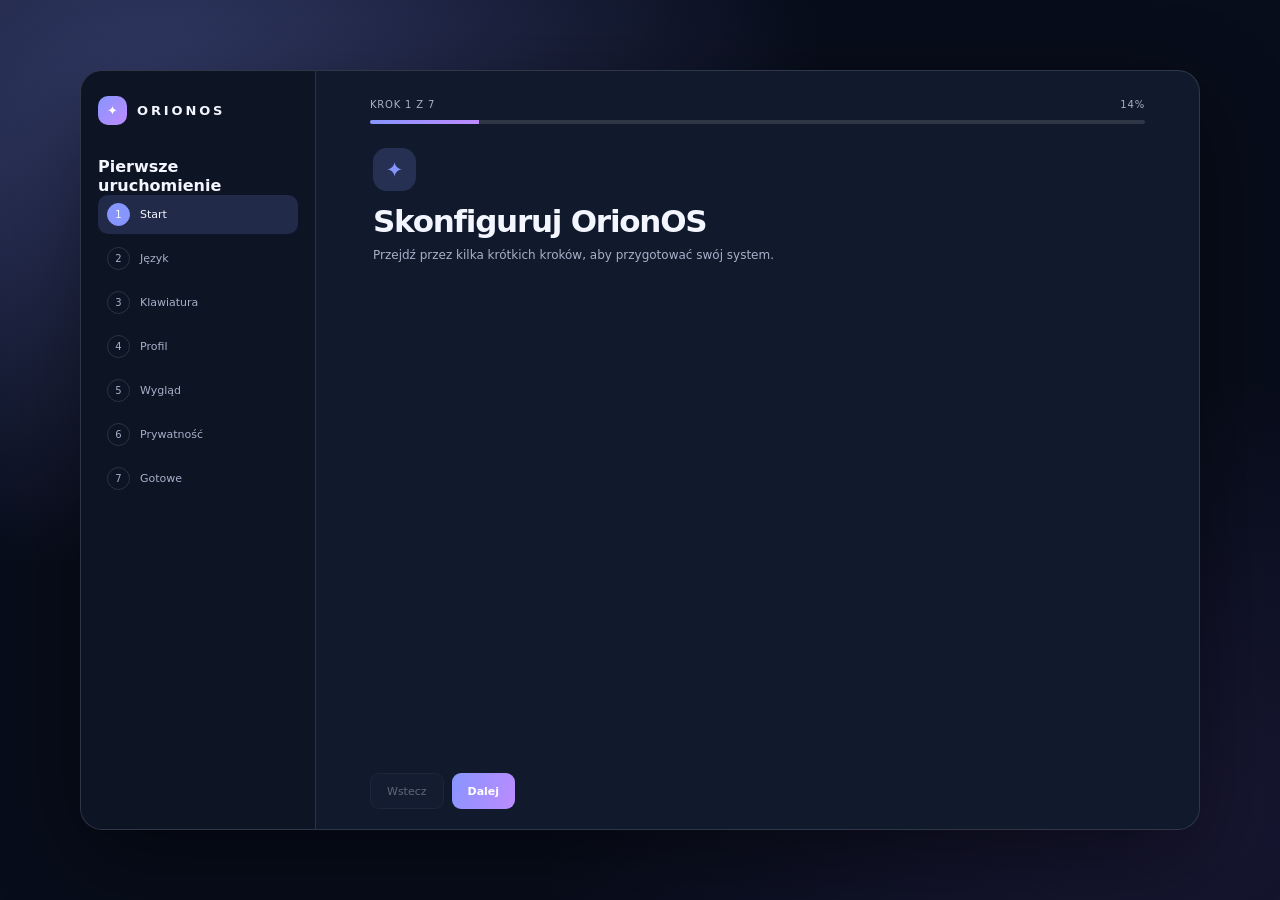
<file: index.html>
<!DOCTYPE html>
<html lang="pl">
<head>
<meta charset="UTF-8"><meta name="viewport" content="width=device-width,initial-scale=1"><meta name="theme-color" content="#080d1b"><title>OrionOS</title>
<style>
*{box-sizing:border-box}html,body{width:100%;height:100%;margin:0}body{display:grid;place-items:center;overflow:hidden;background:#080d1b;color:#f4f6ff;font-family:Inter,"Segoe UI",system-ui,sans-serif}.boot{text-align:center;padding:25px}.logo{font-size:clamp(38px,8vw,64px);font-weight:750;letter-spacing:.2em}.sub{margin-top:12px;color:#8e9ab4;font-size:11px;letter-spacing:.35em}.hello{margin-top:32px;color:#b4bfd5;font-size:14px}.version{position:fixed;bottom:22px;color:#68748d;font-size:10px}
</style>
<script>
const KEY="orionos.configuration.v1",INSTALL="orionos.installation.v1";
const params=new URLSearchParams(location.search);
if(params.get("format")==="1"){localStorage.removeItem(KEY);localStorage.removeItem(INSTALL);location.replace("configuration/");}
else{
 const config=localStorage.getItem(KEY);
 const installed=localStorage.getItem(INSTALL);
 if(!config) location.replace("configuration/");
 else {
  let done=false;try{done=!!JSON.parse(installed||"null")?.complete}catch(e){}
  if(!done) location.replace("install.html");
  else location.replace("desktop.html");
 }
}
</script></head>
<body><main class="boot"><h1 class="logo">ORIONOS</h1><p class="sub">OPERATING SYSTEM</p><p class="hello" id="hello"></p></main><footer class="version">Development Preview | v0.4</footer>
<script>
try{const c=JSON.parse(localStorage.getItem("orionos.configuration.v1")||"null");if(c){document.documentElement.lang=c.language||"pl";let themes={dark:"#080d1b",midnight:"#050a1a",light:"#e9edf7",ocean:"#061522",forest:"#071711",rose:"#1a0c18"};document.body.style.background=themes[c.appearance]||themes.dark;document.body.style.color=c.appearance==="light"?"#18213a":"#f4f6ff";document.getElementById("hello").textContent=(c.language==="en"?"Welcome, ":"Witaj, ")+(c.username||"");}}catch(e){localStorage.removeItem("orionos.configuration.v1");location.replace("configuration/");}
</script></body></html>
</file>
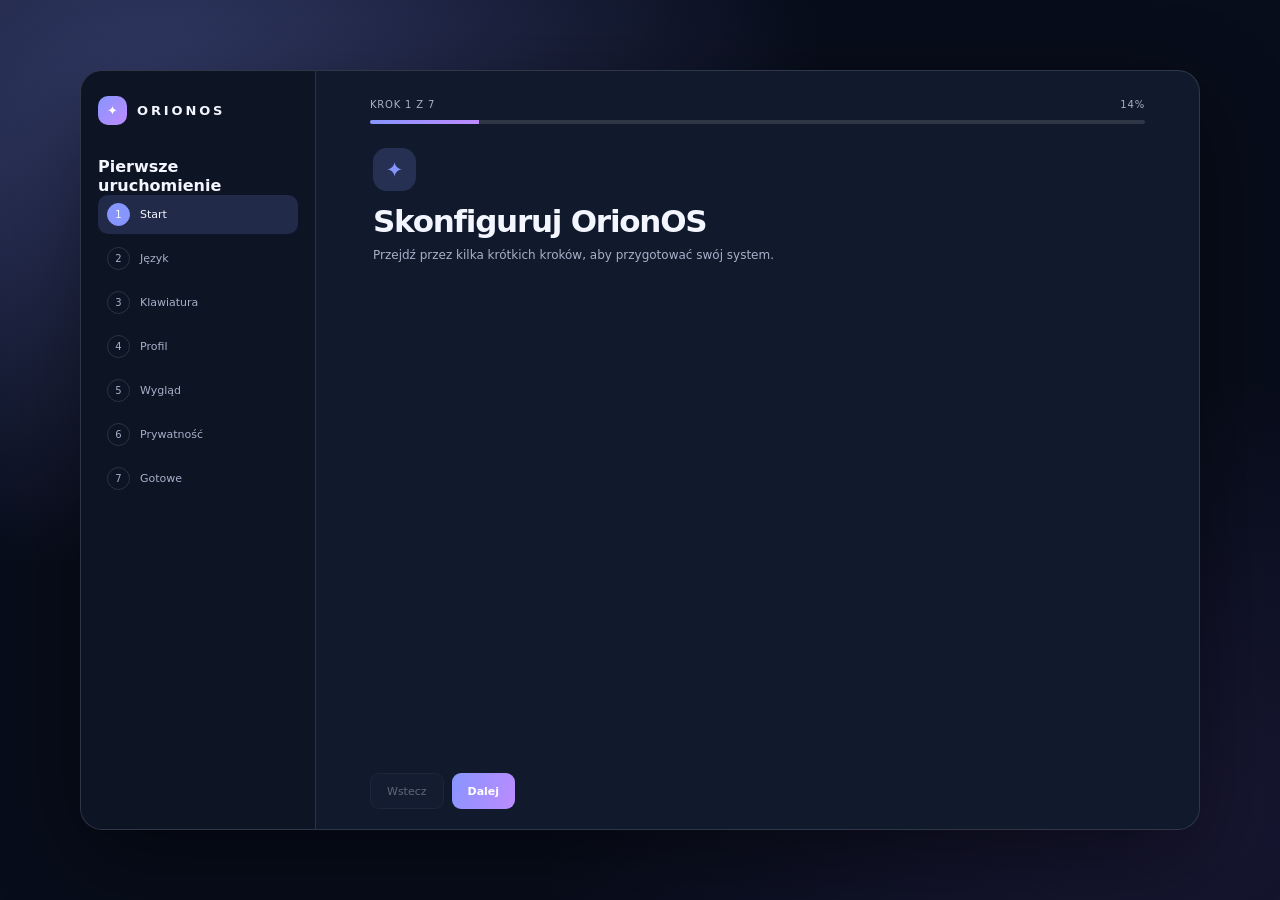
<file: desktop.html>
<!DOCTYPE html>
<html lang="pl">
<head>
<meta charset="UTF-8">
<meta name="viewport" content="width=device-width,initial-scale=1">
<meta name="theme-color" content="#080d1b">
<title>OrionOS — Pulpit</title>
<link rel="stylesheet" href="desktop/desktop.css?v=orion-desktop-20261105-19">
<script defer src="desktop/settings.js?v=orion-desktop-20261105-19"></script>
<script defer src="desktop/screen.js?v=orion-desktop-20261105-19"></script>
<script defer src="desktop/windows.js?v=orion-desktop-20261105-19"></script>
<script defer src="desktop/taskbar.js?v=orion-desktop-20261105-19"></script>
<script defer src="desktop/filesystem.js?v=orion-desktop-20261105-19"></script>
<script defer src="desktop/desktop.js?v=orion-desktop-20261105-19"></script>
</head>
<body>
<div id="orion-desktop"></div>
</body>
</html>
</file>
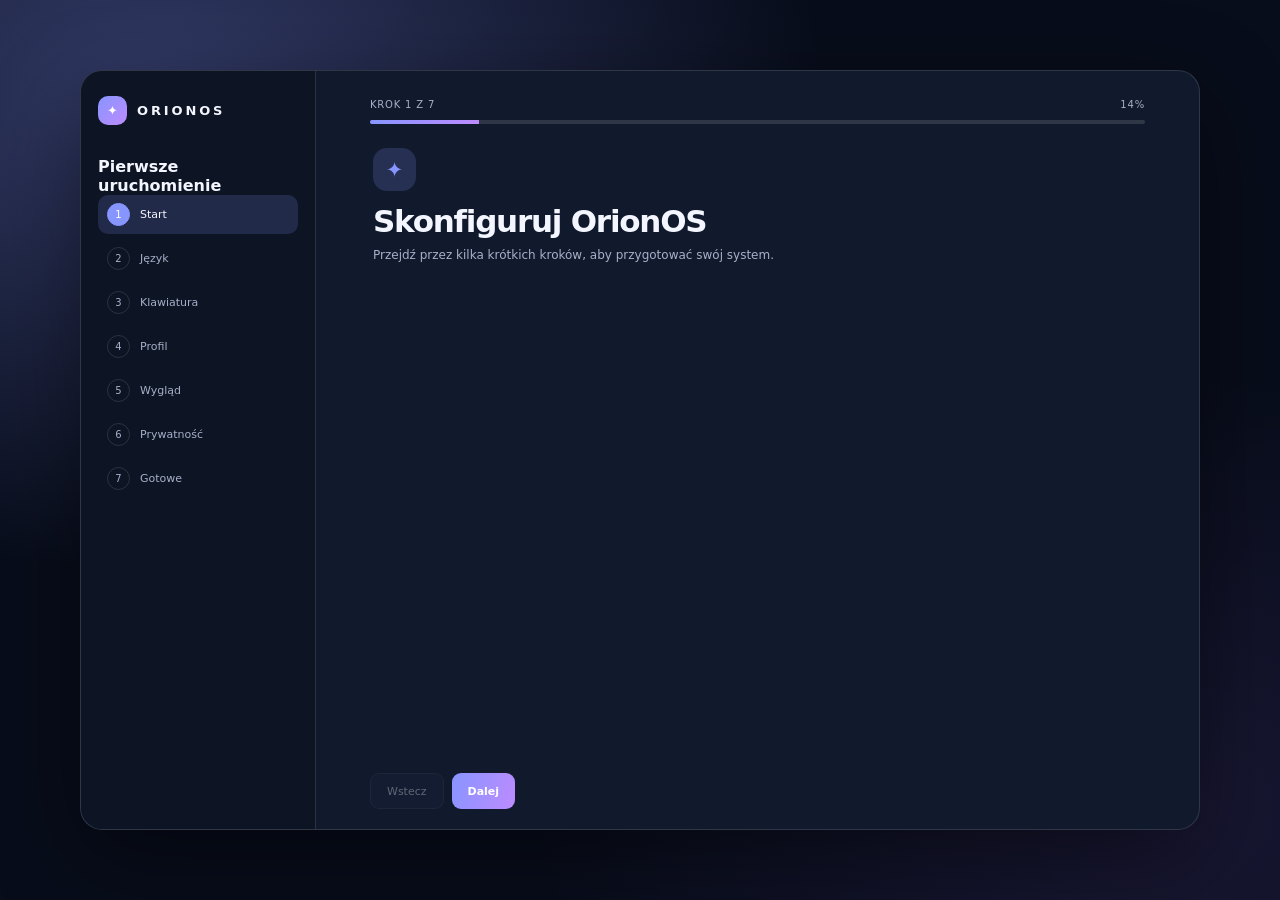
<file: install.html>
<!DOCTYPE html>
<html lang="pl"><head><meta charset="UTF-8"><meta name="viewport" content="width=device-width,initial-scale=1"><meta name="theme-color" content="#080d1b"><title>Instalowanie OrionOS</title>
<style>
:root{--bg:#080d1b;--panel:#111a2d;--text:#f4f6ff;--muted:#a6b0c8;--accent:#8795ff;--accent2:#bd8bff}
*{box-sizing:border-box}html,body{height:100%;margin:0}body{display:grid;place-items:center;padding:20px;background:radial-gradient(ellipse at 15% 10%,#657bff28,transparent 42%),radial-gradient(ellipse at 85% 90%,#a26bff20,transparent 40%),var(--bg);color:var(--text);font-family:Inter,"Segoe UI",system-ui,sans-serif}.panel{width:min(560px,100%);padding:clamp(25px,6vw,48px);border:1px solid #ffffff20;border-radius:22px;background:var(--panel);box-shadow:0 30px 100px #0008;text-align:center}.logo{font-size:13px;font-weight:800;letter-spacing:.24em;color:#e8ebff}.mark{display:inline-grid;place-items:center;width:28px;height:28px;margin-right:8px;border-radius:9px;background:linear-gradient(135deg,var(--accent),var(--accent2))}.orb{width:90px;height:90px;margin:34px auto 26px;border:3px solid #ffffff14;border-top-color:var(--accent);border-right-color:var(--accent2);border-radius:50%;animation:spin 1.6s linear infinite;box-shadow:0 0 35px #8795ff22}@keyframes spin{to{transform:rotate(360deg)}}h1{font-size:25px;margin:0 0 9px;font-weight:650}.desc{font-size:12px;line-height:1.6;color:var(--muted);margin:0 auto 28px;max-width:390px}.track{height:7px;border-radius:9px;background:#ffffff13;overflow:hidden}.fill{height:100%;width:0;background:linear-gradient(90deg,var(--accent),var(--accent2));border-radius:9px;transition:width .3s}.row{display:flex;justify-content:space-between;gap:12px;margin-top:10px;font-size:11px;color:var(--muted)}.task{margin-top:28px;padding:14px;border:1px solid #ffffff14;border-radius:11px;background:#ffffff08;text-align:left;font-size:12px}.task b{display:block;margin-bottom:5px;font-weight:600}.foot{margin-top:25px;color:#73809d;font-size:10px}
</style></head><body><main class="panel"><div class="logo"><span class="mark">✦</span>ORIONOS</div><div class="orb"></div><h1 id="title">Przygotowywanie OrionOS</h1><p class="desc" id="desc">Trwa przygotowywanie Twojego środowiska. Nie zamykaj tej strony.</p><div class="track"><div class="fill" id="fill"></div></div><div class="row"><span id="status">Przygotowywanie systemu…</span><span id="percent">0%</span></div><div class="task"><b id="taskTitle">Konfigurowanie ustawień użytkownika</b><span id="taskDesc">Stosowanie wybranych preferencji.</span></div><div class="foot" id="foot">To symulowany proces konfiguracji wersji demonstracyjnej OrionOS.</div></main>
<script>
const KEY="orionos.configuration.v1",INSTALL="orionos.installation.v1";let config;
try{config=JSON.parse(localStorage.getItem(KEY)||"null")}catch(e){}
if(!config){location.replace("configuration/");}
const en=config?.language==="en";document.documentElement.lang=config?.language||"pl";if(config?.appearance)document.body.style.backgroundColor=({dark:"#080d1b",midnight:"#050a1a",light:"#e9edf7",ocean:"#061522",forest:"#071711",rose:"#1a0c18"})[config.appearance]||"#080d1b";
if(config?.accent){let colors={violet:["#8795ff","#bd8bff"],blue:["#438bff","#77b5ff"],cyan:["#28b8c8","#73e0df"],sky:["#38a9e8","#8bd5ff"],indigo:["#5865dc","#9a8cff"],purple:["#9b65e8","#d0a0ff"],magenta:["#d64ab7","#f18acb"],pink:["#ee72aa","#ffb1ce"],red:["#e34e61","#ff8c91"],coral:["#ef7864","#ffb09a"],orange:["#ef923d","#ffc078"],amber:["#d6a326","#ffe080"],yellow:["#c3ad2e","#f4e879"],lime:["#8abf38","#c4e879"],green:["#3aa878","#8bd6a9"],emerald:["#20a887","#76ddc2"],teal:["#269f9b","#7ad5ca"],slate:["#8292a8","#b8c5d6"]};let c=colors[config.accent];if(c){document.documentElement.style.setProperty("--accent",c[0]);document.documentElement.style.setProperty("--accent2",c[1]);}}
const words=en?{title:"Preparing OrionOS",desc:"Your environment is being prepared. Please keep this page open.",status:"Preparing your system…",tasks:[["Applying user preferences","Saving your selected settings."],["Preparing language and region","Setting locale, time zone and keyboard."],["Customizing the desktop","Applying theme, accent color and interface scale."],["Configuring privacy options","Applying your privacy preferences."],["Finishing setup","Almost ready to start OrionOS."]],foot:"This is a simulated setup process for the OrionOS preview."}:{title:"Przygotowywanie OrionOS",desc:"Trwa przygotowywanie Twojego środowiska. Nie zamykaj tej strony.",status:"Przygotowywanie systemu…",tasks:[["Konfigurowanie ustawień użytkownika","Stosowanie wybranych preferencji."],["Przygotowywanie języka i regionu","Ustawianie języka, strefy czasowej i klawiatury."],["Personalizowanie pulpitu","Stosowanie motywu, koloru akcentu i skali interfejsu."],["Konfigurowanie prywatności","Stosowanie ustawień prywatności."],["Kończenie konfiguracji","OrionOS będzie za chwilę gotowy do uruchomienia."]],foot:"To symulowany proces konfiguracji wersji demonstracyjnej OrionOS."};
document.getElementById("title").textContent=words.title;document.getElementById("desc").textContent=words.desc;document.getElementById("status").textContent=words.status;document.getElementById("foot").textContent=words.foot;
let record;try{record=JSON.parse(localStorage.getItem(INSTALL)||"null")}catch(e){}
const complexity=(config?.telemetry?2:0)+(config?.location?2:0)+(config?.personalization?2:0)+(config?.animations?1:0)+(config?.sounds?1:0)+(config?.scale==="larger"?2:0)+(config?.language!=="pl"?2:0);
const duration=record?.duration||Math.min(42000,Math.max(18000,18000+complexity*1800));
const started=record?.startedAt||Date.now();localStorage.setItem(INSTALL,JSON.stringify({startedAt:started,duration}));
const fill=document.getElementById("fill"),percent=document.getElementById("percent"),taskTitle=document.getElementById("taskTitle"),taskDesc=document.getElementById("taskDesc");
function tick(){let progress=Math.min(1,(Date.now()-started)/duration),pct=Math.floor(progress*100);fill.style.width=pct+"%";percent.textContent=pct+"%";let i=Math.min(words.tasks.length-1,Math.floor(progress*words.tasks.length));taskTitle.textContent=words.tasks[i][0];taskDesc.textContent=words.tasks[i][1];if(progress>=1){localStorage.setItem(INSTALL,JSON.stringify({complete:true,completedAt:Date.now()}));location.replace("desktop.html");}}
tick();let timer=setInterval(()=>{tick();if(fill.style.width==="100%")clearInterval(timer)},180);
</script></body></html>
</file>
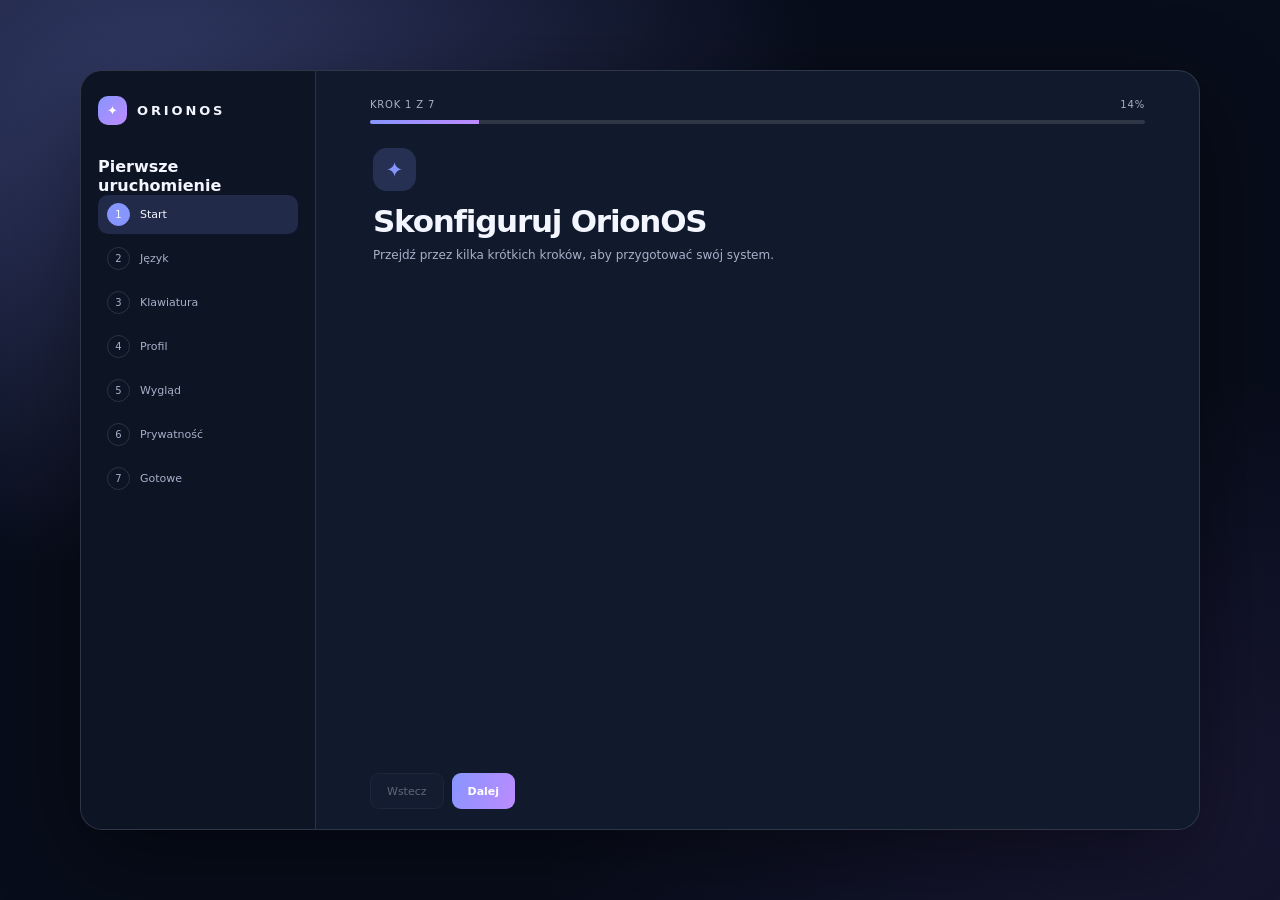
<file: login.html>
<!DOCTYPE html>
<html lang="pl"><head><meta charset="UTF-8"><meta name="viewport" content="width=device-width,initial-scale=1"><meta name="theme-color" content="#080d1b"><title>Logowanie — OrionOS</title>
<style>
*{box-sizing:border-box}html,body{width:100%;height:100%;margin:0}body{display:grid;place-items:center;background:#080d1b;color:#f4f6ff;font-family:Inter,"Segoe UI",system-ui,sans-serif}.card{width:min(410px,calc(100% - 32px));padding:38px;border:1px solid #ffffff20;border-radius:22px;background:#111a2d;text-align:center;box-shadow:0 28px 90px #0008}.logo{font-size:22px;font-weight:800;letter-spacing:.22em}.mark{display:inline-grid;place-items:center;width:29px;height:29px;border-radius:9px;background:linear-gradient(135deg,#8795ff,#bd8bff);margin-right:8px}.avatar{width:68px;height:68px;margin:28px auto 14px;border-radius:50%;display:grid;place-items:center;background:#8795ff22;color:#aeb9ff;font-size:30px}h1{font-size:22px;margin:0 0 8px}p{font-size:12px;color:#a6b0c8;line-height:1.6;margin:0}.user{margin-top:20px;padding:11px;border:1px solid #ffffff18;border-radius:9px;background:#17233b;font-size:13px}.note{margin-top:22px;font-size:10px;color:#74819d}
</style></head><body><main class="card"><div class="logo"><span class="mark">✦</span>ORIONOS</div><div class="avatar">♙</div><h1 id="title">Witaj w OrionOS</h1><p id="message">Konfiguracja została zakończona. Panel logowania przygotujemy w kolejnym etapie.</p><div class="user" id="user"></div><button id="enter" type="button">Uruchom OrionOS <span>→</span></button><div class="note">ORIONOS · SYSTEM PREVIEW</div></main><script>
const c=JSON.parse(localStorage.getItem("orionos.configuration.v1")||"null");const i=JSON.parse(localStorage.getItem("orionos.installation.v1")||"null");if(!c)location.replace("configuration/");else if(!i?.complete)location.replace("install.html");else{document.getElementById("enter").addEventListener("click",()=>location.href="desktop.html");document.documentElement.lang=c.language||"pl";document.getElementById("user").textContent=c.username||"Użytkownik";if(c.language==="en"){document.getElementById("title").textContent="Welcome to OrionOS";document.getElementById("message").textContent="Konfiguracja zakończona. Twój pulpit jest gotowy.";document.getElementById("title").textContent="Witaj w OrionOS";document.getElementById("enter").textContent="Launch OrionOS →";}const themes={dark:"#080d1b",midnight:"#050a1a",light:"#e9edf7",ocean:"#061522",forest:"#071711",rose:"#1a0c18"};document.body.style.background=themes[c.appearance]||themes.dark;if(c.appearance==="light"){document.body.style.color="#18213a";document.querySelector(".card").style.background="#f8faff";document.querySelector(".card").style.color="#18213a";}}</script></body></html>
</file>
<file: desktop/desktop.css>
:root{--accent:#8795ff;--accent2:#bd8bff;--fg:#f4f6ff;--muted:#b8c2d8;--line:#ffffff24;--surface:#101a2cf2;--desktop-bg:radial-gradient(ellipse at 18% 10%,#6478ff55,transparent 42%),radial-gradient(ellipse at 85% 85%,#a26bff45,transparent 42%),linear-gradient(135deg,#080d1b,#111b35 55%,#080d1b)}
*{box-sizing:border-box}html,body,#orion-desktop{width:100%;height:100%;margin:0;overflow:hidden}body{font-family:Inter,"Segoe UI",system-ui,sans-serif;color:var(--fg);background:var(--desktop-bg)}
.desktop-screen{height:100%;position:relative;padding:30px;background:var(--desktop-bg)}
.system-bar{height:48px;position:absolute;z-index:20;inset:0 0 auto;display:flex;align-items:center;justify-content:space-between;padding:0 22px;background:#080d1b88;backdrop-filter:blur(22px);font-size:12px;border-bottom:1px solid #ffffff0b}
.system-brand{font-weight:800;letter-spacing:.16em;font-size:11px;color:#eef1ff}
.system-tray{display:flex;gap:14px;align-items:center;color:#dce2f2}
.quick-toggle{display:flex;align-items:center;gap:9px;border:0;border-radius:9px;padding:7px 10px;background:transparent;color:inherit;cursor:pointer;font:inherit}
.quick-toggle:hover,.quick-toggle[aria-expanded="true"]{background:#ffffff19}
.tray-symbol{font-size:15px;line-height:1}.tray-chevron{font-size:12px;opacity:.7;margin-left:1px}
.system-clock-wrap{display:grid;justify-items:end;gap:2px;min-width:112px;font-variant-numeric:tabular-nums}
.system-clock{font-size:12px;font-weight:650}.system-date{font-size:10px;color:var(--muted)}
.quick-panel{display:none;position:absolute;z-index:40;top:58px;right:14px;width:min(340px,calc(100vw - 24px));padding:17px;border:1px solid var(--line);border-radius:17px;background:#101a2cf5;backdrop-filter:blur(28px);box-shadow:0 20px 65px #0009}
.quick-panel.open{display:block;animation:quick-in .16s ease-out}@keyframes quick-in{from{opacity:0;transform:translateY(-5px)}to{opacity:1;transform:none}}
.quick-panel-head{display:flex;justify-content:space-between;align-items:center;margin-bottom:14px}.quick-panel-head strong{font-size:14px}.quick-status{font-size:10px;color:var(--muted)}
.quick-grid{display:grid;grid-template-columns:1fr 1fr;gap:9px}
.quick-tile{min-height:66px;display:flex;align-items:center;gap:11px;text-align:left;padding:10px;border:1px solid var(--line);border-radius:11px;background:#ffffff09;color:var(--fg);cursor:pointer;font:inherit}
.quick-tile:hover{background:#ffffff18}.quick-tile.active{background:color-mix(in srgb,var(--accent) 28%,#101a2c);border-color:color-mix(in srgb,var(--accent) 55%,transparent)}
.quick-icon{width:32px;height:32px;display:grid;place-items:center;border-radius:9px;background:#ffffff12;font-size:18px;flex:none}
.quick-tile b,.quick-tile small{display:block}.quick-tile b{font-size:11px;font-weight:650}.quick-tile small{margin-top:4px;font-size:10px;color:var(--muted)}
.quick-panel-foot{display:flex;justify-content:space-between;align-items:center;margin-top:14px;padding-top:12px;border-top:1px solid var(--line);font-size:10px;color:var(--muted)}.quick-settings-mark{font-size:16px;color:var(--fg)}
.app-window{display:none;position:absolute;z-index:10;left:50%;top:48%;transform:translate(-50%,-50%);width:min(560px,calc(100% - 36px));min-height:260px;border:1px solid var(--line);border-radius:18px;background:var(--surface);box-shadow:0 30px 100px #0009;overflow:hidden}.app-window.open{display:block}.window-head{padding:15px 18px;border-bottom:1px solid var(--line);display:flex;justify-content:space-between;font-weight:700}.window-body{padding:24px;color:var(--muted);line-height:1.7}.window-close{border:0;background:#ffffff16;color:white;border-radius:8px;padding:3px 10px;cursor:pointer}
body[data-theme="light"]{--fg:#18213a;--muted:#65708b;--line:#1a2a5025;--surface:#f8faffF2;--desktop-bg:linear-gradient(135deg,#dce4f5,#f8faff)}body[data-theme="light"] .system-bar{background:#ffffff99}body[data-theme="light"] .system-tray{color:#26334f}body[data-theme="light"] .window-close{color:#18213a}
@media(max-width:600px){.desktop-screen{padding:58px 14px 20px}.system-bar{padding:0 10px}.system-tray{gap:9px}.app-window{top:46%}}
body[data-theme="light"] .system-bar{background:#ffffffa8;border-bottom-color:#1a2a5010}
body[data-theme="light"] .system-brand{color:#18213a}
body[data-theme="light"] .system-tray{color:#26334f}
body[data-theme="light"] .quick-panel{background:#f8fafffa}
body[data-theme="light"] .quick-tile{background:#e9eef9;color:#18213a}
body[data-theme="light"] .quick-tile.active{background:color-mix(in srgb,var(--accent) 18%,#f8faff)}
@media(max-width:600px){.desktop-screen{padding:58px 14px 20px}.system-bar{padding:0 10px}.system-tray{gap:7px}.quick-toggle{gap:6px;padding:7px}.system-clock-wrap{min-width:90px}.quick-panel{right:8px;top:54px}}

/* Windows-style bottom taskbar */
.system-bar{top:auto;bottom:0;left:0;right:0;height:54px;padding:0 18px;background:#080d1bdc;border-top:1px solid #ffffff18;border-bottom:0;z-index:50}
.taskbar-left{display:flex;align-items:center;gap:12px}.taskbar-brand{font-size:10px;font-weight:800;letter-spacing:.16em;color:#eef1ff}
.system-tray{gap:8px}.quick-toggle{padding:8px 11px}.system-clock-wrap{border:0;background:transparent;color:inherit;font:inherit;cursor:pointer;padding:5px 9px;border-radius:8px;min-width:112px}.system-clock-wrap:hover,.system-clock-wrap[aria-expanded="true"]{background:#ffffff19}
.quick-panel,.calendar-panel{top:auto;bottom:64px;right:14px;width:min(350px,calc(100vw - 24px));padding:16px;border:1px solid var(--line);border-radius:15px;background:#101a2cf7;backdrop-filter:blur(28px);box-shadow:0 20px 65px #0009;z-index:60}
.quick-panel{display:none}.quick-panel.open{display:block}.calendar-panel{display:none}.calendar-panel.open{display:block;animation:quick-in .16s ease-out}
.quick-panel-head{gap:10px}.quick-panel-head strong{flex:1}.quick-close,.quick-back,.calendar-head button{border:0;border-radius:8px;background:#ffffff12;color:var(--fg);font-size:20px;min-width:30px;height:30px;cursor:pointer}.quick-back[hidden],.quick-subview[hidden],.quick-home[hidden]{display:none}
.quick-grid{grid-template-columns:1fr 1fr}.quick-tile{position:relative}.tile-arrow{margin-left:auto;font-size:20px;color:var(--muted)}
.quick-subview{min-height:150px}.device-status{display:flex;align-items:center;gap:12px;padding:10px 0 14px;border-bottom:1px solid var(--line)}.device-status>span{font-size:23px}.device-status div{flex:1}.device-status b,.device-status small,.device-row b,.device-row small{display:block}.device-status b,.device-row b{font-size:12px}.device-status small,.device-row small{font-size:10px;color:var(--muted);margin-top:3px}.device-switch{border:0;border-radius:8px;padding:7px 12px;background:#ffffff15;color:var(--fg);cursor:pointer}.device-switch.active{background:var(--accent);color:#101426}
.list-caption{font-size:11px;color:var(--muted);margin:14px 0 7px}.device-row{width:100%;display:flex;align-items:center;gap:12px;padding:11px 9px;border:0;border-radius:9px;background:transparent;color:var(--fg);text-align:left;cursor:pointer}.device-row:hover,.device-row.selected{background:#ffffff14}.device-row>span:first-child{font-size:18px}.device-row>span:nth-child(2){flex:1}.device-note{font-size:10px;line-height:1.5;color:var(--muted);margin:12px 2px 2px}
.calendar-head{display:flex;justify-content:space-between;align-items:center;margin-bottom:14px}.calendar-head strong{text-transform:capitalize;font-size:14px}.calendar-head div{display:flex;gap:6px}.calendar-weekdays,.calendar-days{display:grid;grid-template-columns:repeat(7,minmax(0,1fr));gap:4px;text-align:center}.calendar-weekdays span{font-size:10px;color:var(--muted);padding:7px 0}.calendar-day,.calendar-empty{height:34px}.calendar-day{border:0;border-radius:50%;background:transparent;color:var(--fg);font:inherit;font-size:11px;cursor:pointer}.calendar-day:hover{background:#ffffff20}.calendar-day.today{background:var(--accent);color:#101426;font-weight:800;outline:2px solid #ffffff70;outline-offset:1px}.calendar-today{border-top:1px solid var(--line);margin-top:13px;padding-top:12px;font-size:10px;color:var(--muted);text-transform:capitalize}
body[data-theme="light"] .system-bar{background:#f4f7ffed;border-top-color:#1a2a5018}body[data-theme="light"] .taskbar-brand{color:#18213a}body[data-theme="light"] .quick-panel,body[data-theme="light"] .calendar-panel{background:#f8fafffa}body[data-theme="light"] .device-row{color:#18213a}body[data-theme="light"] .quick-close,body[data-theme="light"] .quick-back,body[data-theme="light"] .calendar-head button{color:#18213a;background:#e8edf8}
@media(max-width:600px){.system-bar{height:52px;padding:0 9px}.quick-panel,.calendar-panel{right:8px;bottom:60px}.system-clock-wrap{min-width:88px}.taskbar-brand{font-size:9px}}

/* OrionOS logo menu, system screens and anchored calendar */
.orion-logo{width:38px;height:38px;display:grid;place-items:center;border:0;border-radius:10px;background:#ffffff12;color:#dfe6ff;cursor:pointer;padding:7px}
.orion-logo:hover,.orion-logo[aria-expanded="true"]{background:#8795ff35}.orion-logo svg{width:100%;height:100%}
.orion-menu{display:none;position:fixed;z-index:100;left:12px;bottom:64px;width:min(290px,calc(100vw - 24px));padding:14px;border:1px solid var(--line);border-radius:16px;background:#101a2cf7;backdrop-filter:blur(28px);box-shadow:0 20px 65px #000b}
.orion-menu.open{display:block;animation:quick-in .16s ease-out}.orion-menu-title{display:flex;align-items:center;gap:12px;padding:8px 7px 15px;border-bottom:1px solid var(--line);margin-bottom:9px}.menu-logo{width:38px;height:38px;display:grid;place-items:center;border-radius:11px;background:#8795ff2e;font-size:25px}.orion-menu-title b,.orion-menu-title small,.power-action b,.power-action small{display:block}.orion-menu-title b{font-size:13px}.orion-menu-title small,.power-action small{font-size:10px;color:var(--muted);margin-top:3px}
.power-action{width:100%;display:flex;align-items:center;gap:13px;padding:12px 9px;border:0;border-radius:10px;background:transparent;color:var(--fg);text-align:left;cursor:pointer}.power-action:hover{background:#ffffff14}.power-action>span:first-child{width:32px;height:32px;display:grid;place-items:center;border-radius:9px;background:#ffffff12;font-size:19px}.power-action b{font-size:12px}.power-action.danger>span:first-child{color:#ff9c9c}
.calendar-panel{position:fixed;top:auto;bottom:64px;right:12px;z-index:110;width:min(340px,calc(100vw - 24px));max-height:calc(100vh - 85px);overflow:auto}
.quick-panel{position:fixed;top:auto;bottom:64px;right:12px;z-index:105;max-height:calc(100vh - 85px);overflow:auto}
.power-screen{display:none;position:fixed;inset:0;z-index:200;align-items:center;justify-content:center;flex-direction:column;text-align:center;padding:24px;background:radial-gradient(ellipse at 50% 35%,#344a8d 0%,#111a35 45%,#050914 100%);color:#f5f7ff}
.power-screen.open{display:flex}.power-orb{width:76px;height:76px;display:grid;place-items:center;border:1px solid #ffffff45;border-radius:24px;background:#ffffff12;font-size:42px;box-shadow:0 0 65px #8795ff55}.power-screen h1{font-size:25px;margin:24px 0 8px}.power-screen p{max-width:390px;color:#c3cce3;font-size:13px;line-height:1.6}.power-screen-actions{display:flex;gap:10px;margin-top:20px;flex-wrap:wrap;justify-content:center}.power-screen-actions button,.scan-devices{border:1px solid #ffffff35;border-radius:10px;padding:11px 17px;background:#ffffff12;color:#fff;font:inherit;font-size:12px;cursor:pointer}.power-screen-actions button:last-child,.scan-devices{background:#8795ff;color:#101426;border-color:transparent;font-weight:700}.power-screen-actions button:hover,.scan-devices:hover{filter:brightness(1.1)}
.native-device-info{padding:15px;border:1px solid var(--line);border-radius:11px;background:#ffffff08}.native-device-info b{font-size:12px}.native-device-info p{font-size:11px;line-height:1.6;color:var(--muted);margin:8px 0 0}.device-tag{font-size:10px;color:var(--muted)}.scan-devices{width:100%;margin:14px 0 8px}.scan-devices:disabled{opacity:.6;cursor:wait}.bluetooth-results{min-height:45px}
body[data-theme="light"] .orion-logo{color:#243252;background:#e8edf8}body[data-theme="light"] .orion-menu{background:#f8fafffa}body[data-theme="light"] .power-action{color:#18213a}body[data-theme="light"] .native-device-info{background:#e9eef9}
@media(max-width:600px){.orion-menu{left:8px;bottom:60px}.calendar-panel,.quick-panel{right:8px;bottom:60px}}

/* Sound controls and Windows-style notification center */
.notification-toggle{position:relative;width:34px;height:34px;border:0;border-radius:9px;background:transparent;color:inherit;font-size:19px;cursor:pointer}
.notification-toggle:hover,.notification-toggle[aria-expanded="true"]{background:#ffffff19}
.notification-toggle i{position:absolute;right:5px;top:5px;width:6px;height:6px;border-radius:50%;background:var(--accent);box-shadow:0 0 0 2px #101a2c}
.sound-flyout,.notification-center{display:none;position:fixed;z-index:125;right:14px;bottom:64px;width:min(340px,calc(100vw - 24px));padding:17px;border:1px solid var(--line);border-radius:15px;background:#101a2cf7;backdrop-filter:blur(28px);box-shadow:0 20px 65px #000b;color:var(--fg)}
.sound-flyout.open,.notification-center.open{display:block;animation:quick-in .16s ease-out}
.sound-head,.notification-head{display:flex;justify-content:space-between;align-items:center;margin-bottom:15px}.sound-head b,.notification-head b{font-size:14px}.sound-head span{font-size:12px;color:var(--muted);font-variant-numeric:tabular-nums}
.sound-control{display:flex;align-items:center;gap:11px}.sound-control>span{font-size:18px}.sound-control input[type=range]{flex:1;min-width:0;accent-color:var(--accent);cursor:pointer}.sound-control button{width:32px;height:32px;border:0;border-radius:8px;background:#ffffff12;color:var(--fg);cursor:pointer}
.sound-options{display:grid;gap:10px;margin-top:16px;padding-top:13px;border-top:1px solid var(--line)}.sound-options label{display:flex;align-items:center;gap:9px;font-size:11px;color:var(--muted);cursor:pointer}.sound-options input{accent-color:var(--accent)}
.notification-head button{border:0;border-radius:7px;padding:6px 9px;background:#ffffff12;color:var(--muted);font:inherit;font-size:10px;cursor:pointer}
.notification-list{display:grid;gap:8px;max-height:min(55vh,390px);overflow:auto}.notification-empty{padding:28px 10px;text-align:center;font-size:12px;color:var(--muted)}
.notification-item{padding:12px;border:1px solid var(--line);border-radius:11px;background:#ffffff09}.notification-item b{display:block;font-size:12px}.notification-item p{margin:5px 0;font-size:11px;line-height:1.5;color:var(--muted)}.notification-item small{font-size:9px;color:var(--muted)}
.orion-toast{position:fixed;z-index:300;top:18px;right:18px;width:min(350px,calc(100vw - 28px));display:grid;grid-template-columns:1fr auto;gap:5px 12px;padding:15px 16px;border:1px solid var(--line);border-radius:13px;background:#101a2cf5;backdrop-filter:blur(25px);box-shadow:0 16px 55px #0009;color:var(--fg);opacity:0;transform:translateY(-12px);pointer-events:none;transition:opacity .2s,transform .2s}
.orion-toast.show{opacity:1;transform:translateY(0);pointer-events:auto}.orion-toast b{font-size:12px}.orion-toast span{font-size:11px;line-height:1.45;color:var(--muted);grid-column:1}.orion-toast button{grid-column:2;grid-row:1/3;align-self:start;border:0;background:transparent;color:var(--muted);font-size:18px;cursor:pointer}
body[data-theme="light"] .sound-flyout,body[data-theme="light"] .notification-center,body[data-theme="light"] .orion-toast{background:#f8fafffa}body[data-theme="light"] .notification-item{background:#e9eef9}body[data-theme="light"] .notification-toggle i{box-shadow:0 0 0 2px #f8faff}
@media(max-width:600px){.sound-flyout,.notification-center{right:8px;bottom:60px}.orion-toast{top:12px;right:12px}}


/* Stable six-row calendar and power transition animation */
.calendar-days{grid-template-rows:repeat(6,34px);grid-auto-rows:34px}
.calendar-day,.calendar-empty{height:34px;min-height:34px}
.calendar-day.selected{box-shadow:inset 0 0 0 2px var(--accent);font-weight:800}
.calendar-day.today.selected{box-shadow:0 0 0 2px #ffffff70,inset 0 0 0 2px #101426}
.calendar-head button:disabled{opacity:.28;cursor:not-allowed}
.power-spinner{width:38px;height:38px;margin-bottom:24px;border:3px solid #ffffff30;border-top-color:#c7d0ff;border-radius:50%;animation:orion-spin .8s linear infinite}
.power-spinner[hidden]{display:none}
@keyframes orion-spin{to{transform:rotate(360deg)}}
.power-screen-actions[hidden]{display:none}


/* Keep the taskbar visible and add a functional app launcher search */
.system-bar{position:fixed!important;display:flex!important;visibility:visible!important;opacity:1!important;left:0;right:0;bottom:0;top:auto;height:56px;min-height:56px;padding:0 18px;z-index:5000;justify-content:space-between;pointer-events:auto}
.taskbar-left{display:flex;align-items:center;gap:12px;min-width:0;flex:1}
.app-search-wrap{position:relative;width:min(310px,42vw);min-width:150px}
.app-search{display:block;width:100%;height:38px;padding:0 14px 0 38px;border:1px solid var(--line);border-radius:11px;background:#ffffff12;color:var(--fg);font:inherit;font-size:12px;outline:none;transition:border-color .15s,background .15s,box-shadow .15s}
.app-search::placeholder{color:var(--muted)}
.app-search:focus{border-color:var(--accent);background:#ffffff19;box-shadow:0 0 0 3px #8795ff22}
.app-search-icon{position:absolute;z-index:1;left:13px;top:7px;font-size:21px;line-height:22px;color:var(--muted);pointer-events:none}
.app-search-results{position:absolute;left:0;bottom:calc(100% + 12px);width:min(360px,calc(100vw - 24px));max-height:min(55vh,380px);overflow:auto;padding:8px;border:1px solid var(--line);border-radius:14px;background:#101a2cf7;backdrop-filter:blur(26px);box-shadow:0 18px 55px #000a;z-index:5100}
.app-search-results[hidden]{display:none}
.app-search-result{width:100%;display:flex;align-items:center;gap:11px;padding:10px;border:0;border-radius:9px;background:transparent;color:var(--fg);text-align:left;cursor:pointer;font:inherit}
.app-search-result:hover,.app-search-result:focus{outline:none;background:#ffffff18}
.app-search-result-icon{width:34px;height:34px;display:grid;place-items:center;border-radius:9px;background:#8795ff26;font-size:18px}
.app-search-result-copy{flex:1}.app-search-result-copy b,.app-search-result-copy small{display:block}.app-search-result-copy b{font-size:12px}.app-search-result-copy small{margin-top:3px;font-size:10px;color:var(--muted)}
.app-search-enter{color:var(--muted);font-size:15px}
.app-search-empty{padding:18px 12px;text-align:center;font-size:12px;color:var(--muted)}
body[data-theme="light"] .app-search{background:#ffffffc9;color:#18213a}
body[data-theme="light"] .app-search-results{background:#f8fafffa}
@media(max-width:600px){.system-bar{height:54px;min-height:54px;padding:0 8px}.taskbar-left{gap:7px}.orion-logo{width:34px;height:34px;flex:none}.app-search-wrap{width:min(220px,46vw);min-width:110px}.app-search{height:35px;font-size:11px;padding-left:33px}.app-search-icon{left:10px;top:6px}.system-tray{gap:4px}.system-clock-wrap{min-width:76px}}

/* Taskbar pinned to the viewport and working file recycle bin */
#orion-desktop{position:relative;min-height:100%;isolation:isolate}
.system-bar{position:fixed!important;inset:auto 0 0 0!important;width:100vw!important;height:56px!important;min-height:56px!important;display:flex!important;visibility:visible!important;opacity:1!important;z-index:99999!important;transform:none!important}
.app-window{z-index:20}
.file-toolbar,.trash-toolbar{display:flex;align-items:center;justify-content:space-between;gap:10px;margin:16px 0}
.file-pick,.file-open-trash,.trash-toolbar button,.file-row button{display:inline-flex;align-items:center;justify-content:center;border:1px solid var(--line);border-radius:9px;padding:9px 12px;background:#ffffff12;color:var(--fg);font:inherit;font-size:11px;cursor:pointer}
.file-pick{background:var(--accent);color:#101426;font-weight:700;border-color:transparent}
.file-list,.trash-list{display:grid;gap:8px;max-height:270px;overflow:auto}
.file-row{display:flex;align-items:center;gap:10px;padding:9px;border:1px solid var(--line);border-radius:10px;background:#ffffff08;font-size:12px}
.file-name{flex:1;min-width:0;overflow-wrap:anywhere}
.file-row button{padding:7px 9px;white-space:nowrap}
.file-empty{padding:20px 10px;text-align:center;color:var(--muted);font-size:12px}
.trash-toolbar span{font-size:11px;color:var(--muted)}
.trash-toolbar button:disabled{opacity:.4;cursor:not-allowed}
body[data-theme="light"] .file-pick{color:#101426}
@media(max-width:600px){.file-row{flex-wrap:wrap}.file-name{min-width:calc(100% - 42px)}.file-row button{font-size:10px;padding:7px}}

.desktop-screen{padding:24px 24px 76px!important;overflow:hidden}
.desktop-surface{position:absolute;inset:0 0 56px;padding:24px;display:grid;grid-template-columns:repeat(auto-fill,88px);grid-auto-rows:104px;align-content:start;gap:8px;overflow:auto;outline:none}
.desktop-item{width:88px;min-height:96px;display:flex;flex-direction:column;align-items:center;gap:7px;padding:8px 4px;border:1px solid transparent;border-radius:9px;background:transparent;color:var(--fg);font:inherit;cursor:default}
.desktop-item:hover{background:#ffffff12;border-color:#ffffff20}.desktop-item.selected{background:#8795ff30;border-color:#8795ff99}
.desktop-item-icon{font-size:36px;line-height:43px;filter:drop-shadow(0 4px 5px #0005)}.desktop-name{width:100%;font-size:11px;line-height:1.35;text-align:center;overflow-wrap:anywhere;text-shadow:0 1px 4px #000}
.desktop-rename{width:84px;padding:4px;border:1px solid var(--accent);border-radius:5px;background:#101a2c;color:#fff;font:inherit;font-size:11px;text-align:center}
.desktop-context{position:fixed;z-index:100000;min-width:195px;padding:6px;border:1px solid var(--line);border-radius:10px;background:#111b30f7;backdrop-filter:blur(22px);box-shadow:0 16px 45px #0009}.desktop-context[hidden]{display:none}
.desktop-context button{display:block;width:100%;padding:9px 11px;border:0;border-radius:6px;background:transparent;color:var(--fg);text-align:left;font:inherit;font-size:12px;cursor:pointer}.desktop-context button:hover{background:#8795ff30}.desktop-context hr{border:0;border-top:1px solid var(--line);margin:5px}
.fs-actions{display:flex;gap:8px;flex-wrap:wrap;margin:10px 0}.fs-actions button,.fs-primary{padding:8px 11px;border:1px solid var(--line);border-radius:8px;background:#ffffff12;color:var(--fg);font:inherit;font-size:11px;cursor:pointer}.fs-primary{margin-top:15px;background:var(--accent);color:#11182e;font-weight:700}
.fs-breadcrumb{margin:10px 0;font-size:12px}.fs-breadcrumb button{border:0;background:transparent;color:var(--accent);cursor:pointer}.fs-open-name{flex:1;border:0;background:transparent;color:var(--fg);text-align:left;cursor:pointer}
.fs-editor{width:100%;min-height:280px;resize:vertical;padding:12px;border:1px solid var(--line);border-radius:9px;background:#080d1b;color:var(--fg);font:13px/1.6 ui-monospace,monospace}
#editor-state{font-size:10px;color:var(--muted);align-self:center;margin-right:auto}.properties-icon{font-size:38px;margin-bottom:12px}#properties-body label{display:block;margin:8px 0 5px;color:var(--muted);font-size:11px}#property-name{width:100%;padding:9px;border:1px solid var(--line);border-radius:8px;background:#ffffff0d;color:var(--fg);font:inherit}.property-row{display:flex;justify-content:space-between;gap:15px;padding:10px 0;border-bottom:1px solid var(--line);font-size:11px}.property-row span{color:var(--muted)}
@media(max-width:600px){.desktop-surface{padding:12px;grid-template-columns:repeat(auto-fill,76px);grid-auto-rows:92px}.desktop-item{width:76px;min-height:86px}.desktop-item-icon{font-size:31px}.desktop-context{min-width:180px}}

.desktop-surface{--desktop-icon-size:48px}.desktop-item{border-radius:13px;gap:5px;transition:background .15s,border-color .15s,transform .15s}.desktop-item:hover{transform:translateY(-1px);background:#ffffff1c;border-color:#ffffff30}.desktop-item-icon{width:62px;height:62px;display:grid;place-items:center;font-size:var(--desktop-icon-size);line-height:1;filter:drop-shadow(0 7px 8px #0006)}.folder-glyph{color:#ffc65b;text-shadow:0 2px 0 #a56b24,0 5px 9px #0007}.file-glyph{color:#e5efff;text-shadow:0 2px 0 #7994ba,0 5px 9px #0007}.computer-glyph{color:#9ed9ff;text-shadow:0 2px 0 #376b99,0 5px 9px #0007}.trash-glyph{color:#c8e5ff;text-shadow:0 2px 0 #54718d,0 5px 9px #0007}.desktop-name{max-width:100%;padding:3px 6px;border-radius:5px;background:#07101dc9}.desktop-context{min-width:205px;padding:7px;background:#111b30f5;border-color:#ffffff25}.desktop-context button{padding:9px 12px;border-radius:7px}.desktop-context hr{margin:5px 3px;border-color:#ffffff20}.context-label{padding:6px 10px;color:var(--muted);font-size:10px;text-transform:uppercase;letter-spacing:.08em}.tray-sound{border:0;background:transparent;color:inherit;padding:7px 9px;border-radius:8px;cursor:pointer;font-size:13px}.tray-sound:hover{background:#ffffff18}.browser-window .window-body{height:min(70vh,650px);display:flex;flex-direction:column}.browser-toolbar{display:flex;gap:6px;align-items:center;margin-bottom:8px}.browser-toolbar input{flex:1;min-width:80px;padding:9px 11px;border:1px solid var(--line);border-radius:8px;background:#ffffff10;color:var(--fg);font:inherit;font-size:12px}.browser-toolbar button{padding:8px 11px;border:1px solid var(--line);border-radius:8px;background:#ffffff12;color:var(--fg);cursor:pointer}.browser-window iframe{width:100%;flex:1;min-height:280px;border:1px solid var(--line);border-radius:9px;background:white}.browser-hint{font-size:10px;color:var(--muted);margin:0 0 8px}.store-grid{display:grid;grid-template-columns:repeat(2,minmax(0,1fr));gap:12px;margin-top:15px}.store-card{display:grid;gap:7px;padding:15px;border:1px solid var(--line);border-radius:12px;background:#ffffff09;color:var(--fg);text-decoration:none}.store-card:hover{background:#ffffff16;border-color:var(--accent)}.store-icon{width:40px;height:40px;display:grid;place-items:center;border-radius:11px;background:#ffffff16;font-size:23px}.store-card small{color:var(--muted);font-size:10px}.store-card strong{font-size:11px;color:var(--accent)}@media(max-width:600px){.store-grid{grid-template-columns:1fr}.browser-toolbar{flex-wrap:wrap}}

/* Icon silhouettes and menu polish */
#desktop-surface .folder-glyph{font-size:0!important;position:relative;width:58px;height:47px;margin-top:8px;border-radius:5px 7px 7px 7px;background:linear-gradient(180deg,#ffd978 0%,#f3ad3e 100%);clip-path:polygon(0 18%,34% 18%,43% 30%,100% 30%,92% 100%,5% 100%)}
#desktop-surface .folder-glyph:after{content:"";position:absolute;left:4px;right:4px;top:16px;height:2px;background:#fff0bf;opacity:.8}
#desktop-surface .file-glyph{font-size:0!important;position:relative;width:39px;height:51px;margin-top:4px;border-radius:4px;background:linear-gradient(135deg,#fff 0%,#dceaff 100%);clip-path:polygon(0 0,70% 0,100% 25%,100% 100%,0 100%)}
#desktop-surface .file-glyph:after{content:"";position:absolute;left:8px;right:7px;top:23px;height:3px;background:#8aa6ca;box-shadow:0 8px #8aa6ca,0 16px #8aa6ca}
#desktop-surface .computer-glyph{font-size:44px!important}
#desktop-surface .trash-glyph{font-size:0!important;position:relative;width:37px;height:42px;margin-top:9px;border-radius:3px 3px 7px 7px;background:linear-gradient(90deg,#d9e8f5,#8eabc7);clip-path:polygon(0 12%,100% 12%,90% 100%,10% 100%)}
#desktop-surface .trash-glyph:before{content:"";position:absolute;left:-3px;right:-3px;top:0;height:6px;background:#eaf4ff}
#desktop-surface .trash-glyph:after{content:"";position:absolute;left:11px;top:13px;width:3px;height:23px;background:#64819e;box-shadow:8px 0 #64819e,16px 0 #64819e}
.orion-menu .menu-action-icon{width:38px;height:38px;display:grid;place-items:center;border-radius:11px;background:linear-gradient(145deg,#354d76,#1b2942);color:#d9e8ff;font-size:22px;box-shadow:inset 0 1px #ffffff28,0 4px 12px #0004}
.orion-menu .power-action{display:flex;align-items:center;gap:12px}
.app-search-result-icon{width:34px;height:34px;display:grid;place-items:center;border-radius:10px;background:linear-gradient(145deg,#344a70,#1a2941);box-shadow:inset 0 1px #ffffff2b;color:#e5efff;font-size:19px}

/* Orion Browser */
.browser-window{width:min(1080px,calc(100vw - 42px));height:min(760px,calc(100vh - 100px));min-height:420px;border-radius:20px;background:#0d1425;border:1px solid #ffffff25;box-shadow:0 32px 100px #000b}
.browser-window.open{display:flex;flex-direction:column}.browser-titlebar{height:54px;flex:none;align-items:center;padding:0 17px;background:linear-gradient(110deg,#172746,#111a30);color:#f4f6ff}
.browser-brand{display:flex;align-items:center;gap:9px}.browser-brand i{font-style:normal;color:#a9b4ff;font-size:23px}.browser-brand b{font-size:14px}.browser-brand small{color:#9ca9c9;font-size:11px}
.browser-window-actions{display:flex;gap:7px}.browser-window-actions button{border:0;border-radius:9px;width:32px;height:30px;background:#ffffff12;color:#f5f7ff;cursor:pointer}
.browser-body{padding:12px;display:flex;flex-direction:column;gap:10px;min-height:0;flex:1;color:#dbe3fa}
.browser-toolbar{display:flex;gap:7px;align-items:center;flex:none}.browser-toolbar>button{height:38px;min-width:38px;border:1px solid #ffffff18;border-radius:10px;background:#ffffff0d;color:#e9edff;font-size:17px;cursor:pointer}.browser-toolbar>button:hover,.browser-shortcuts button:hover{background:#8795ff35}
.browser-address-wrap{height:40px;display:flex;align-items:center;gap:9px;padding:0 12px;flex:1;min-width:0;border:1px solid #ffffff1e;border-radius:12px;background:#070d1b;color:#aab7db}.browser-address-wrap input{width:100%;min-width:0;border:0;outline:0;background:transparent;color:#f4f6ff;font:13px inherit}.browser-toolbar .browser-go{padding:0 15px;background:#8795ff;color:#101426;border:0;font-size:12px;font-weight:700}
.browser-shortcuts{display:flex;align-items:center;gap:7px;flex:none}.browser-shortcuts button{border:1px solid #ffffff16;border-radius:20px;padding:6px 12px;background:#ffffff09;color:#dbe3fa;font-size:11px;cursor:pointer}.browser-shortcuts span{margin-left:auto;color:#8290b2;font-size:10px}
.browser-view{position:relative;flex:1;min-height:0;overflow:hidden;border:1px solid #ffffff18;border-radius:13px;background:#fff}.browser-view iframe{width:100%;height:100%;border:0;background:#fff}.browser-blocked-note{position:absolute;right:10px;bottom:10px;padding:7px 10px;border-radius:8px;background:#111a30dc;color:#e5eaff;font-size:10px;pointer-events:none}
.browser-window:fullscreen{width:100vw;height:100vh;max-width:none;max-height:none;border:0;border-radius:0;background:#0d1425}.browser-window:fullscreen .browser-view{border-radius:0}
.notification-center{position:fixed!important;z-index:145!important;bottom:64px!important;right:12px!important;top:auto!important;max-height:calc(100vh - 82px);overflow:auto}.calendar-panel{z-index:110!important}
.app-search-wrap{position:relative}.app-search-clear{position:absolute;right:9px;top:50%;transform:translateY(-50%);border:0;border-radius:50%;width:23px;height:23px;background:#ffffff18;color:inherit;font-size:17px;line-height:1;cursor:pointer}.app-search-clear[hidden]{display:none}
.computer-overview{margin:0 0 14px}.computer-hero{display:flex;align-items:center;gap:14px;padding:17px;border:1px solid var(--line);border-radius:14px;background:linear-gradient(115deg,#8795ff24,#bd8bff13)}.computer-hero>span{font-size:34px}.computer-hero b,.computer-hero small{display:block}.computer-hero b{font-size:15px;color:var(--fg)}.computer-hero small{font-size:11px;color:var(--muted);margin-top:3px}.computer-stats{display:grid;grid-template-columns:repeat(3,1fr);gap:9px;margin-top:10px}.computer-stats>div{padding:11px;border:1px solid var(--line);border-radius:11px;background:#ffffff08}.computer-stats b,.computer-stats small{display:block}.computer-stats b{font-size:18px;color:var(--fg)}.computer-stats small{font-size:10px;color:var(--muted)}.computer-section-title{margin:16px 2px 7px;color:var(--fg);font-size:12px;font-weight:700}
@media(max-width:650px){.browser-window{width:calc(100vw - 16px);height:calc(100vh - 72px);min-height:300px}.browser-body{padding:8px}.browser-toolbar{gap:4px}.browser-toolbar>button{min-width:32px}.browser-shortcuts span{display:none}.computer-stats{gap:5px}}

#window-files .window-body{overflow:auto;scrollbar-width:none}
#window-files .window-body::-webkit-scrollbar,#file-list::-webkit-scrollbar,.app-window::-webkit-scrollbar,.window-body::-webkit-scrollbar{display:none;width:0;height:0}
.fs-grid{display:grid;grid-template-columns:repeat(auto-fill,minmax(116px,1fr));gap:12px;padding:5px 1px 18px}
.fs-item-card{position:relative;min-width:0;min-height:132px;padding:12px 8px 8px;border:1px solid var(--line);border-radius:15px;background:linear-gradient(145deg,#ffffff0c,#ffffff04);transition:transform .16s,border-color .16s,background .16s;display:flex;flex-direction:column;align-items:center}
.fs-item-card:hover{transform:translateY(-2px);border-color:#8795ff80;background:#8795ff12}.fs-item-card.drop-target{border:2px dashed var(--accent);background:#8795ff25;transform:scale(1.025)}.fs-item-card.dragging{opacity:.4}
.fs-item-main{width:100%;min-width:0;display:flex;flex-direction:column;align-items:center;gap:7px;border:0;background:transparent;color:var(--fg);cursor:pointer}
.fs-item-icon{height:53px;display:grid;place-items:center;font-size:43px;filter:drop-shadow(0 5px 7px #0005)}.fs-item-name{max-width:100%;overflow-wrap:anywhere;text-align:center;font-size:11px;font-weight:650}.fs-item-main small{color:var(--muted);font-size:9px}
.fs-item-actions{display:flex;gap:5px;margin-top:auto;padding-top:7px;opacity:.85}.fs-item-actions button{width:27px;height:25px;border:1px solid var(--line);border-radius:7px;background:#ffffff0b;color:var(--fg);cursor:pointer}.fs-item-actions button:hover{background:#8795ff35;border-color:var(--accent)}
.fs-breadcrumb{display:flex;align-items:center;gap:8px;padding:7px 0 3px;color:var(--muted);font-size:12px}.fs-breadcrumb button{border:1px solid var(--line);border-radius:8px;padding:7px 10px;background:#ffffff0b;color:var(--fg);cursor:pointer}.fs-breadcrumb b{color:var(--fg)}.fs-drag-hint{align-self:center;margin-left:auto;color:var(--muted);font-size:10px}
.fs-empty-state{min-height:180px;display:flex;flex-direction:column;align-items:center;justify-content:center;gap:8px;border:1px dashed var(--line);border-radius:14px;color:var(--muted)}.fs-empty-state span{font-size:36px}.fs-empty-state b{color:var(--fg);font-size:13px}.fs-empty-state small{font-size:10px}
#file-list.directory-drop-target{outline:2px dashed var(--accent);outline-offset:-4px;border-radius:12px;background:#8795ff10}
.window-maximize{width:30px;height:28px;margin-left:auto;margin-right:6px;border:1px solid #ffffff1b;border-radius:8px;background:#ffffff0c;color:inherit;font-size:17px;line-height:1;cursor:pointer;transition:background .15s,transform .15s}.window-maximize:hover{background:#8795ff45;transform:scale(1.06)}
.app-window.window-maximized{position:fixed!important;inset:8px 8px 58px!important;width:auto!important;height:auto!important;max-width:none!important;max-height:none!important;min-width:0!important;min-height:0!important;z-index:120!important;border-radius:16px!important}
.app-window.window-maximized .window-body{height:auto!important;max-height:none!important;flex:1;min-height:0;overflow:auto;scrollbar-width:none}.app-window.window-maximized .window-body::-webkit-scrollbar{display:none}
@media(max-width:650px){.fs-grid{grid-template-columns:repeat(auto-fill,minmax(95px,1fr));gap:8px}.fs-item-card{min-height:124px}.fs-drag-hint{display:none}.app-window.window-maximized{inset:4px 4px 58px!important}}

/* Desktop window controls and cleaner Windows-like chrome */
#orion-windows{position:absolute;inset:0 0 56px;pointer-events:none;z-index:20}
#orion-windows .app-window{pointer-events:auto;left:50%;top:48%;transform:translate(-50%,-50%);min-width:min(340px,calc(100vw - 20px));max-width:calc(100vw - 16px);max-height:calc(100vh - 76px);display:none;flex-direction:column;border:1px solid #ffffff1c;border-radius:9px;background:#171b24;box-shadow:0 16px 48px #0008;overflow:hidden}
#orion-windows .app-window.open{display:flex}
#orion-windows .window-head{height:42px;min-height:42px;padding:0 8px 0 14px;display:flex;align-items:center;gap:12px;border:0;background:#202632;color:#f4f6fb;font-size:13px;cursor:grab;user-select:none}
#orion-windows .window-head:active{cursor:grabbing}
#orion-windows .window-controls{display:flex;align-items:center;gap:2px;margin-left:auto}
#orion-windows .window-controls button{width:42px;height:32px;border:0;border-radius:0;background:transparent;color:inherit;font:16px "Segoe UI",sans-serif;cursor:pointer}
#orion-windows .window-controls .window-close{font-size:19px}
#orion-windows .window-controls button:hover{background:#ffffff20}
#orion-windows .window-controls .window-close:hover{background:#e81123;color:white}
#orion-windows .window-body{padding:18px;overflow:auto;min-height:0;max-height:calc(100vh - 130px);scrollbar-width:none}
#orion-windows .window-body::-webkit-scrollbar{display:none}
#orion-windows .app-window.window-maximized{position:fixed!important;inset:6px 6px 62px!important;left:6px!important;top:6px!important;transform:none!important;width:auto!important;height:auto!important;max-width:none!important;max-height:none!important;border-radius:8px!important}
#orion-windows .app-window.window-maximized .window-body{max-height:none!important}
#orion-windows .app-window.explorer-window{width:min(760px,calc(100vw - 28px));height:min(560px,calc(100vh - 100px))}
.explorer-toolbar{display:flex;align-items:center;gap:12px;padding:0 0 14px;color:var(--muted);font-size:11px}
.explorer-toolbar button{border:0;border-radius:5px;padding:7px 11px;background:#ffffff12;color:var(--fg);cursor:pointer}
.explorer-window .fs-item-card{border:1px solid transparent;border-radius:5px;background:transparent;min-height:112px}
.explorer-window .fs-item-card:hover{border-color:#ffffff22;background:#ffffff0c;transform:none}
.explorer-window .fs-item-actions{opacity:0}
.explorer-window .fs-item-card:hover .fs-item-actions{opacity:1}
.desktop-system-item{user-select:none}
.desktop-system-item .desktop-name{pointer-events:none}
.app-search{padding-right:40px}
.app-search-clear{z-index:2;display:grid;place-items:center}
.app-search-clear[hidden]{display:none}
.file-row,.fs-item-card,.computer-hero,.computer-stats>div,.fs-empty-state,.fs-editor,.property-row,.file-pick,.file-open-trash,.trash-toolbar button,.fs-actions button,.fs-primary,.fs-breadcrumb button,.file-row button,.fs-item-actions button{border-radius:5px!important;box-shadow:none!important}
.fs-item-card{border-color:transparent!important;background:transparent!important}
.fs-item-card:hover{background:#ffffff0c!important;border-color:#ffffff1a!important}
.fs-empty-state{border:0!important}
.file-row{border:0!important;border-bottom:1px solid #ffffff12!important;background:transparent!important}
.file-pick,.file-open-trash,.trash-toolbar button,.fs-actions button,.fs-primary,.fs-breadcrumb button,.file-row button,.fs-item-actions button{border:0!important}
@media(max-width:650px){#orion-windows .app-window{min-width:0;width:calc(100vw - 16px)}#orion-windows .window-controls button{width:34px}}
</file>
